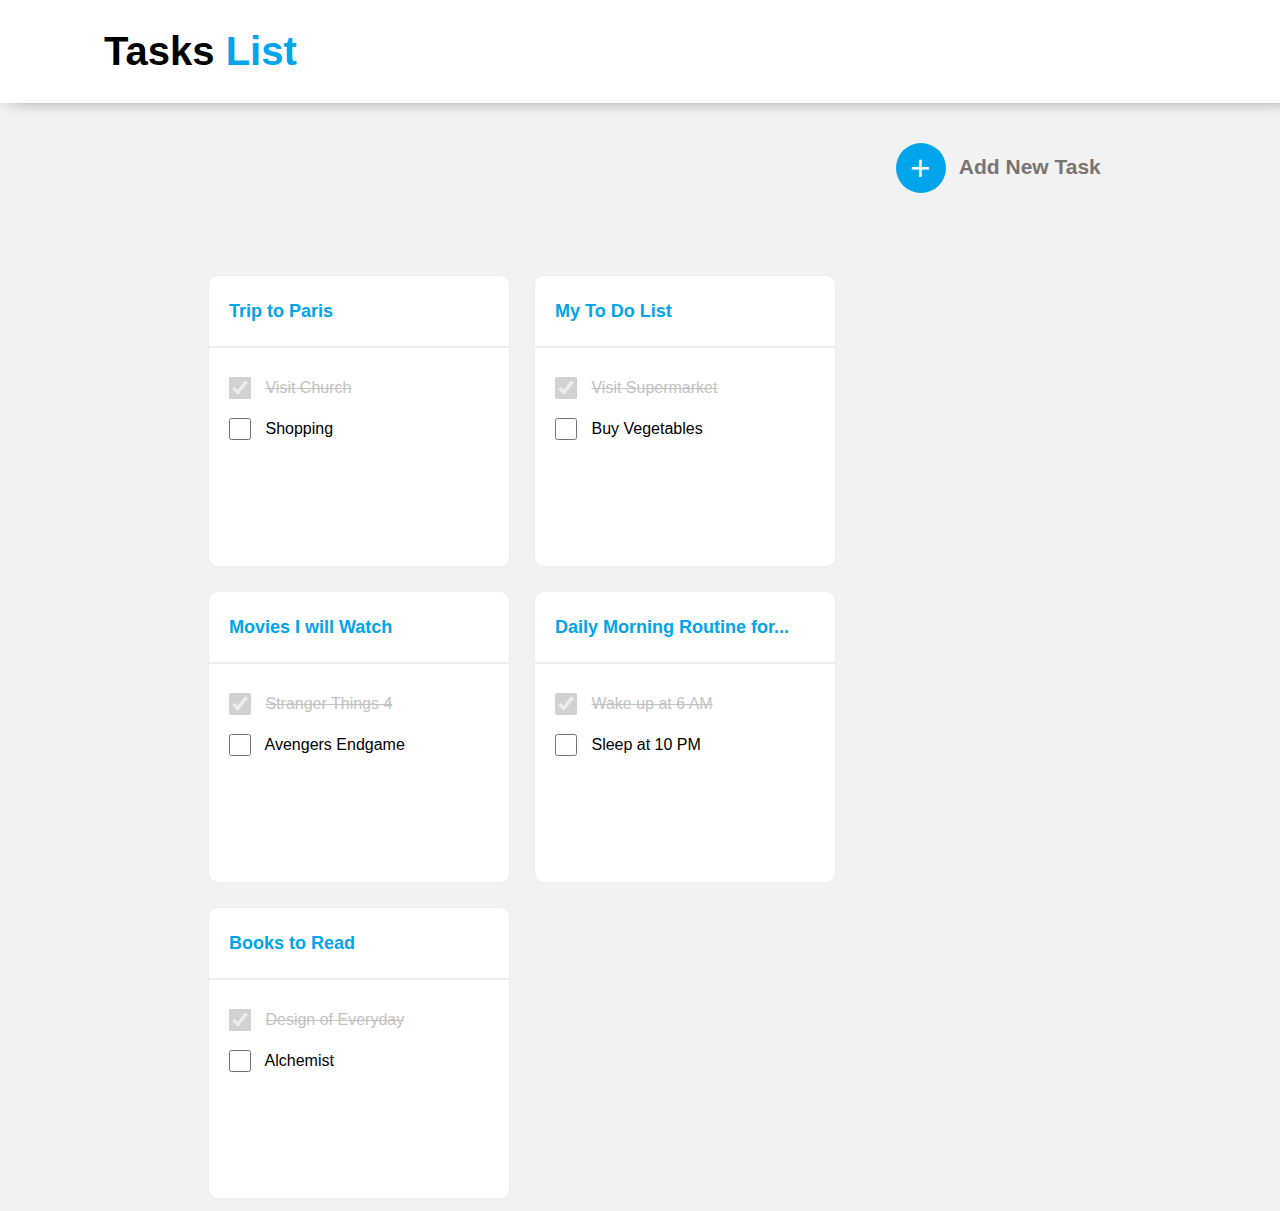
<file: index.html>
<!DOCTYPE html>
<html lang="en">
<head>
    <meta charset="UTF-8">
    <meta http-equiv="X-UA-Compatible" content="IE=edge">
    <meta name="viewport" content="width=device-width, initial-scale=1.0">
    <title>ToDo-Web-App</title>
    <link rel="stylesheet" type="text/css" href="style.css">

</head>
<body>
    <div class="header">
        <h1 class="headh1">Tasks <span class="h1col">List</span></h1>
    </div>
    <div class="newtask">
        <div class="wordlabel">
            <a class="plusa" href="index2.html"><h2>Add New Task</h2></a>
        </div>
        <div class="plusbutton">
            <a class="plusa" href="index2.html"><h3 class="plus">+</h3></a>
        </div>
    </div>
    <div class="container">
        <div class="box box1">
            <a href="./index3.html" style="text-decoration: none;"><h2>Trip to Paris</h2></a>
            <hr class="line">
            <input type="checkbox" class="chbox" id="church" name="church" checked disabled>
            <label for="church" class="strike">Visit Church</label><br>
            <input type="checkbox" class="chbox" id="shopping" name="shopping">
            <label for="shopping">Shopping</label>
        </div>
        <div class="box box2">
            <h2>My To Do List</h2>
            <hr class="line">
            <input type="checkbox" class="chbox" id="sumarket" name="sumarket" checked disabled>
            <label for="sumarket" class="strike">Visit Supermarket</label><br>
            <input type="checkbox" class="chbox" id="veg" name="veg">
            <label for="veg">Buy Vegetables</label>
        </div>
        <div class="box box3">
            <h2>Movies I will Watch</h2>
            <hr class="line">
            <input type="checkbox" class="chbox" id="st4" name="st4" checked disabled>
            <label for="st4" class="strike">Stranger Things 4</label><br>
            <input type="checkbox" class="chbox" id="avengers" name="avengers">
            <label for="avengers">Avengers Endgame</label>
        </div>
        <div class="box box4">
            <h2>Daily Morning Routine for...</h2>
            <hr class="line">
            <input type="checkbox" class="chbox" id="wake6am" name="wake6am" checked disabled>
            <label for="wake6am" class="strike">Wake up at 6 AM</label><br>
            <input type="checkbox" class="chbox" id="sleep10" name="sleep10">
            <label for="sleep10">Sleep at 10 PM</label>
        </div>
        <div class="box box5">
            <h2>Books to Read</h2>
            <hr class="line">
            <input type="checkbox" class="chbox" id="everyday" name="everyday" checked disabled>
            <label for="everyday" class="strike">Design of Everyday</label><br>
            <input type="checkbox" class="chbox" id="alchemist" name="alchemist">
            <label for="alchemist">Alchemist</label>
        </div>
    </div>
</body>
</html>
</file>
<file: style.css>
body {
    background-color: #f2f2f2;
    margin: 0;
    height: 1000px;
    font-family: 'Carlito', sans-serif;
}

.blur {
    filter: brightness(70%) blur(3px);
}

.header {
    height: auto;
    padding: 2px;
    /* margin: 0; */
    /* border: 5px solid red; */
    background-color: white;
    box-shadow: 10px -10px 20px;

}

.h1col {
    color: #00A5EC;
}

.headh1 {
    margin-left: 8%;
    font-size: 40px;
}

.newtask {
    margin-top: 40px;
}

.plusbutton {
    width: 50px;
    height: 50px;
    background-color: #00A5EC;
    border-radius: 50%;
    float: right;
    position: relative;
    right: 15%;
}

.plus {
    font-size: 35px;
    margin-top: -1px;
    padding: 6px 6px 0px 14px;
    box-sizing: border-box;
    color: white;
    font-weight: 100;
}

.wordlabel {
    float: right;
    margin-top: -5px;
    position: relative;
    right: 14%;
}

.plusa {
    text-decoration: none;
    color: #797474;
    font-weight: lighter;
    font-size: 14px;
}


.container {
    width: 70%;
    position: relative;
    left: 100px;
    top: 120px;
    margin: auto;
    /* border: 5px solid black; */
    display: flex;
    flex-wrap: wrap;
}

.box {
    width: 300px;
    height: 290px;
    background-color: white;
    border: 1px solid #EDEDED;
    border-radius: 10px;
    margin: 12px 12px 12px 12px;
}

.box:hover {
    box-shadow: 0px 0px 20px #C2C2C2;
}

.line {
    border: 1px solid #EDEDED;
}

.box h2 {
    color: #00A5EC;
    font-size: 18px;
    padding: 10px 10px 10px 20px;
}

.chbox {
    width: 22px;
    height: 22px;
    margin: 15px 10px 0px 20px;
    position: relative;
    top: 2%;
}

.strike {
    text-decoration: line-through;
    color: #C2C2C2;
}

.addnewtask {
    width: 350px;
    height: 180px;
    position: absolute;
    top: 40%;
    left: 38%;
    border: 1px solid#EDEDED;
    border-radius: 10px;
    background-color: white;
    color: #797474
}

#taskinp {
    width: 90%;
    height: 30px;
    /* padding: 30px 0px 0px 0px; */
    box-sizing: border-box;
    margin: 15px;
    background-color: #EDEDED;
    border: #797474;
    border-radius: 5px;
}

.closeicon {
    float: right;
    margin-right: 20px;
    text-decoration: none;
    color: black;
}

.head {
    font-size: medium;
    padding-left: 10px;
}

#taskinpbutton {
    float: right;
    margin-right: 30px;
    margin-top: 10px;
    width: 120px;
    height: 30px;
    background-color: #00A5EC;
    color: white;
    border: 1px solid #EDEDED;
    border-radius: 5px;
    cursor: pointer;
}

.back {
    margin-left: 500px;
    margin-top: 50px;
    font-size: larger;
    font-weight: bold;
}

.wl2 {
    margin-right: 200px;
    margin-top: -15px;
}

.pb2 {
    margin-top: -10px;
}


#box1 {
    position: relative;
    top: 70px;
    left: 35%;
    width: 400px;
    box-shadow: 0px 0px 20px #C2C2C2;
}

#box1 h2 {
    text-align: center;
}
</file>
